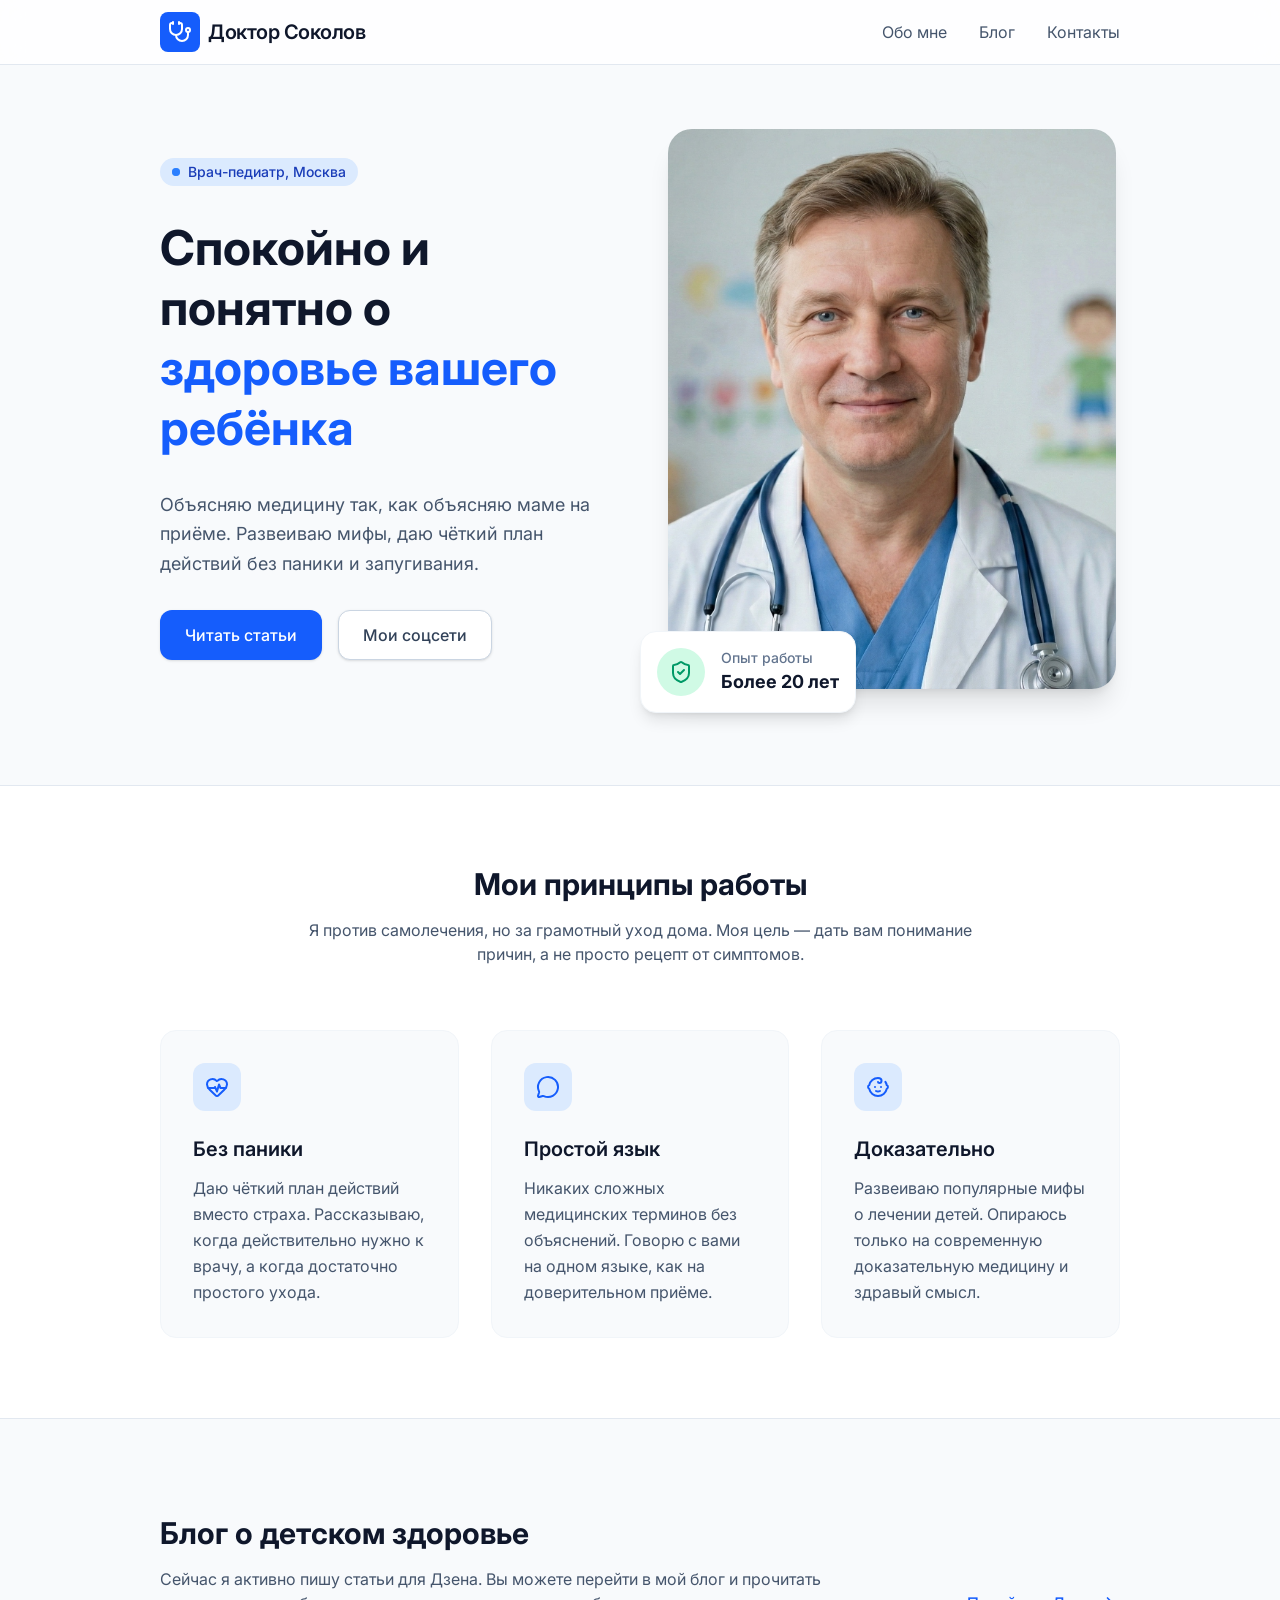
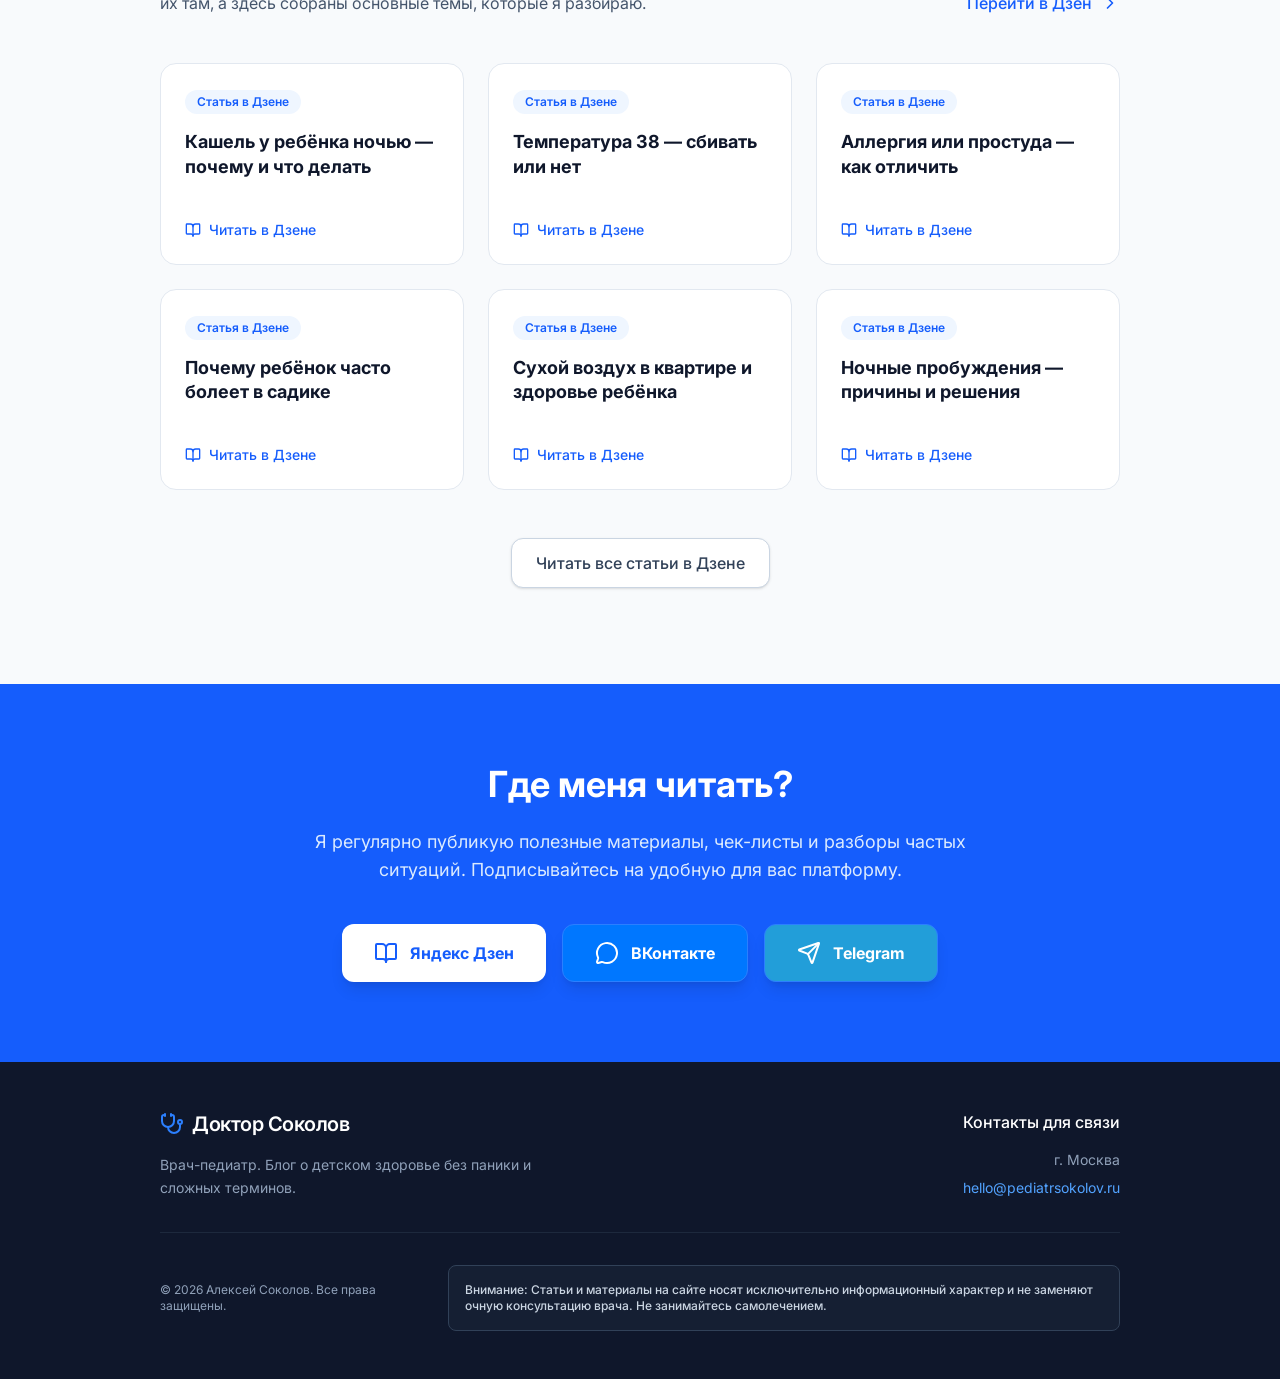
<file: index.html>
<!doctype html>
<html lang="en">
  <head>
    <meta charset="UTF-8" />
    <meta name="viewport" content="width=device-width, initial-scale=1.0" />
    <title>Доктор Соколов — Педиатр | pediatrsokolov.ru</title>
    <script type="module" crossorigin src="/assets/index-DYe__-vR.js"></script>
    <link rel="stylesheet" crossorigin href="/assets/index-IIOYRCz1.css">
  </head>
  <body>
    <div id="root"></div>
  </body>
</html>
</file>
<file: assets/index-IIOYRCz1.css>
@import"https://fonts.googleapis.com/css2?family=Inter:wght@300;400;500;600;700&display=swap";/*! tailwindcss v4.2.2 | MIT License | https://tailwindcss.com */@layer properties{@supports (((-webkit-hyphens:none)) and (not (margin-trim:inline))) or ((-moz-orient:inline) and (not (color:rgb(from red r g b)))){*,:before,:after,::backdrop{--tw-scale-x:1;--tw-scale-y:1;--tw-scale-z:1;--tw-rotate-x:initial;--tw-rotate-y:initial;--tw-rotate-z:initial;--tw-skew-x:initial;--tw-skew-y:initial;--tw-space-y-reverse:0;--tw-space-x-reverse:0;--tw-border-style:solid;--tw-gradient-position:initial;--tw-gradient-from:#0000;--tw-gradient-via:#0000;--tw-gradient-to:#0000;--tw-gradient-stops:initial;--tw-gradient-via-stops:initial;--tw-gradient-from-position:0%;--tw-gradient-via-position:50%;--tw-gradient-to-position:100%;--tw-leading:initial;--tw-font-weight:initial;--tw-tracking:initial;--tw-shadow:0 0 #0000;--tw-shadow-color:initial;--tw-shadow-alpha:100%;--tw-inset-shadow:0 0 #0000;--tw-inset-shadow-color:initial;--tw-inset-shadow-alpha:100%;--tw-ring-color:initial;--tw-ring-shadow:0 0 #0000;--tw-inset-ring-color:initial;--tw-inset-ring-shadow:0 0 #0000;--tw-ring-inset:initial;--tw-ring-offset-width:0px;--tw-ring-offset-color:#fff;--tw-ring-offset-shadow:0 0 #0000;--tw-backdrop-blur:initial;--tw-backdrop-brightness:initial;--tw-backdrop-contrast:initial;--tw-backdrop-grayscale:initial;--tw-backdrop-hue-rotate:initial;--tw-backdrop-invert:initial;--tw-backdrop-opacity:initial;--tw-backdrop-saturate:initial;--tw-backdrop-sepia:initial}}}@layer theme{:root,:host{--font-sans:"Inter", ui-sans-serif, system-ui, sans-serif;--font-mono:ui-monospace, SFMono-Regular, Menlo, Monaco, Consolas, "Liberation Mono", "Courier New", monospace;--color-emerald-100:oklch(95% .052 163.051);--color-emerald-600:oklch(59.6% .145 163.225);--color-blue-50:oklch(97% .014 254.604);--color-blue-100:oklch(93.2% .032 255.585);--color-blue-200:oklch(88.2% .059 254.128);--color-blue-300:oklch(80.9% .105 251.813);--color-blue-400:oklch(70.7% .165 254.624);--color-blue-500:oklch(62.3% .214 259.815);--color-blue-600:oklch(54.6% .245 262.881);--color-blue-700:oklch(48.8% .243 264.376);--color-blue-800:oklch(42.4% .199 265.638);--color-slate-50:oklch(98.4% .003 247.858);--color-slate-100:oklch(96.8% .007 247.896);--color-slate-200:oklch(92.9% .013 255.508);--color-slate-300:oklch(86.9% .022 252.894);--color-slate-400:oklch(70.4% .04 256.788);--color-slate-500:oklch(55.4% .046 257.417);--color-slate-600:oklch(44.6% .043 257.281);--color-slate-700:oklch(37.2% .044 257.287);--color-slate-800:oklch(27.9% .041 260.031);--color-slate-900:oklch(20.8% .042 265.755);--color-white:#fff;--spacing:.25rem;--container-sm:24rem;--container-md:28rem;--container-lg:32rem;--container-2xl:42rem;--container-4xl:56rem;--container-5xl:64rem;--text-xs:.75rem;--text-xs--line-height:calc(1 / .75);--text-sm:.875rem;--text-sm--line-height:calc(1.25 / .875);--text-base:1rem;--text-base--line-height: 1.5 ;--text-lg:1.125rem;--text-lg--line-height:calc(1.75 / 1.125);--text-xl:1.25rem;--text-xl--line-height:calc(1.75 / 1.25);--text-3xl:1.875rem;--text-3xl--line-height: 1.2 ;--text-4xl:2.25rem;--text-4xl--line-height:calc(2.5 / 2.25);--text-5xl:3rem;--text-5xl--line-height:1;--font-weight-medium:500;--font-weight-semibold:600;--font-weight-bold:700;--tracking-tight:-.025em;--leading-tight:1.25;--leading-snug:1.375;--leading-relaxed:1.625;--radius-lg:.5rem;--radius-xl:.75rem;--radius-2xl:1rem;--radius-3xl:1.5rem;--animate-ping:ping 1s cubic-bezier(0, 0, .2, 1) infinite;--blur-md:12px;--default-transition-duration:.15s;--default-transition-timing-function:cubic-bezier(.4, 0, .2, 1);--default-font-family:var(--font-sans);--default-mono-font-family:var(--font-mono)}}@layer base{*,:after,:before,::backdrop{box-sizing:border-box;border:0 solid;margin:0;padding:0}::file-selector-button{box-sizing:border-box;border:0 solid;margin:0;padding:0}html,:host{-webkit-text-size-adjust:100%;-moz-tab-size:4;tab-size:4;line-height:1.5;font-family:var(--default-font-family,ui-sans-serif, system-ui, sans-serif, "Apple Color Emoji", "Segoe UI Emoji", "Segoe UI Symbol", "Noto Color Emoji");font-feature-settings:var(--default-font-feature-settings,normal);font-variation-settings:var(--default-font-variation-settings,normal);-webkit-tap-highlight-color:transparent}hr{height:0;color:inherit;border-top-width:1px}abbr:where([title]){-webkit-text-decoration:underline dotted;text-decoration:underline dotted}h1,h2,h3,h4,h5,h6{font-size:inherit;font-weight:inherit}a{color:inherit;-webkit-text-decoration:inherit;text-decoration:inherit}b,strong{font-weight:bolder}code,kbd,samp,pre{font-family:var(--default-mono-font-family,ui-monospace, SFMono-Regular, Menlo, Monaco, Consolas, "Liberation Mono", "Courier New", monospace);font-feature-settings:var(--default-mono-font-feature-settings,normal);font-variation-settings:var(--default-mono-font-variation-settings,normal);font-size:1em}small{font-size:80%}sub,sup{vertical-align:baseline;font-size:75%;line-height:0;position:relative}sub{bottom:-.25em}sup{top:-.5em}table{text-indent:0;border-color:inherit;border-collapse:collapse}:-moz-focusring{outline:auto}progress{vertical-align:baseline}summary{display:list-item}ol,ul,menu{list-style:none}img,svg,video,canvas,audio,iframe,embed,object{vertical-align:middle;display:block}img,video{max-width:100%;height:auto}button,input,select,optgroup,textarea{font:inherit;font-feature-settings:inherit;font-variation-settings:inherit;letter-spacing:inherit;color:inherit;opacity:1;background-color:#0000;border-radius:0}::file-selector-button{font:inherit;font-feature-settings:inherit;font-variation-settings:inherit;letter-spacing:inherit;color:inherit;opacity:1;background-color:#0000;border-radius:0}:where(select:is([multiple],[size])) optgroup{font-weight:bolder}:where(select:is([multiple],[size])) optgroup option{padding-inline-start:20px}::file-selector-button{margin-inline-end:4px}::placeholder{opacity:1}@supports (not ((-webkit-appearance:-apple-pay-button))) or (contain-intrinsic-size:1px){::placeholder{color:currentColor}@supports (color:color-mix(in lab,red,red)){::placeholder{color:color-mix(in oklab,currentcolor 50%,transparent)}}}textarea{resize:vertical}::-webkit-search-decoration{-webkit-appearance:none}::-webkit-date-and-time-value{min-height:1lh;text-align:inherit}::-webkit-datetime-edit{display:inline-flex}::-webkit-datetime-edit-fields-wrapper{padding:0}::-webkit-datetime-edit{padding-block:0}::-webkit-datetime-edit-year-field{padding-block:0}::-webkit-datetime-edit-month-field{padding-block:0}::-webkit-datetime-edit-day-field{padding-block:0}::-webkit-datetime-edit-hour-field{padding-block:0}::-webkit-datetime-edit-minute-field{padding-block:0}::-webkit-datetime-edit-second-field{padding-block:0}::-webkit-datetime-edit-millisecond-field{padding-block:0}::-webkit-datetime-edit-meridiem-field{padding-block:0}::-webkit-calendar-picker-indicator{line-height:1}:-moz-ui-invalid{box-shadow:none}button,input:where([type=button],[type=reset],[type=submit]){-webkit-appearance:button;-moz-appearance:button;appearance:button}::file-selector-button{-webkit-appearance:button;-moz-appearance:button;appearance:button}::-webkit-inner-spin-button{height:auto}::-webkit-outer-spin-button{height:auto}[hidden]:where(:not([hidden=until-found])){display:none!important}}@layer components;@layer utilities{.absolute{position:absolute}.relative{position:relative}.sticky{position:sticky}.inset-0{inset:calc(var(--spacing) * 0)}.top-0{top:calc(var(--spacing) * 0)}.-bottom-6{bottom:calc(var(--spacing) * -6)}.-left-6{left:calc(var(--spacing) * -6)}.-z-10{z-index:-10}.z-50{z-index:50}.mx-auto{margin-inline:auto}.mt-12{margin-top:calc(var(--spacing) * 12)}.mt-auto{margin-top:auto}.mr-2{margin-right:calc(var(--spacing) * 2)}.mb-2{margin-bottom:calc(var(--spacing) * 2)}.mb-3{margin-bottom:calc(var(--spacing) * 3)}.mb-4{margin-bottom:calc(var(--spacing) * 4)}.mb-6{margin-bottom:calc(var(--spacing) * 6)}.mb-8{margin-bottom:calc(var(--spacing) * 8)}.mb-10{margin-bottom:calc(var(--spacing) * 10)}.mb-12{margin-bottom:calc(var(--spacing) * 12)}.mb-16{margin-bottom:calc(var(--spacing) * 16)}.block{display:block}.flex{display:flex}.grid{display:grid}.hidden{display:none}.inline-block{display:inline-block}.inline-flex{display:inline-flex}.aspect-\[4\/5\]{aspect-ratio:4/5}.h-2{height:calc(var(--spacing) * 2)}.h-12{height:calc(var(--spacing) * 12)}.h-16{height:calc(var(--spacing) * 16)}.h-full{height:100%}.min-h-screen{min-height:100vh}.w-2{width:calc(var(--spacing) * 2)}.w-12{width:calc(var(--spacing) * 12)}.w-full{width:100%}.max-w-2xl{max-width:var(--container-2xl)}.max-w-4xl{max-width:var(--container-4xl)}.max-w-5xl{max-width:var(--container-5xl)}.max-w-lg{max-width:var(--container-lg)}.max-w-md{max-width:var(--container-md)}.max-w-sm{max-width:var(--container-sm)}.scale-105{--tw-scale-x:105%;--tw-scale-y:105%;--tw-scale-z:105%;scale:var(--tw-scale-x) var(--tw-scale-y)}.rotate-3{rotate:3deg}.transform{transform:var(--tw-rotate-x,) var(--tw-rotate-y,) var(--tw-rotate-z,) var(--tw-skew-x,) var(--tw-skew-y,)}.animate-ping{animation:var(--animate-ping)}.cursor-pointer{cursor:pointer}.flex-col{flex-direction:column}.flex-wrap{flex-wrap:wrap}.items-center{align-items:center}.justify-between{justify-content:space-between}.justify-center{justify-content:center}.gap-2{gap:calc(var(--spacing) * 2)}.gap-3{gap:calc(var(--spacing) * 3)}.gap-4{gap:calc(var(--spacing) * 4)}.gap-6{gap:calc(var(--spacing) * 6)}.gap-8{gap:calc(var(--spacing) * 8)}.gap-12{gap:calc(var(--spacing) * 12)}:where(.space-y-8>:not(:last-child)){--tw-space-y-reverse:0;margin-block-start:calc(calc(var(--spacing) * 8) * var(--tw-space-y-reverse));margin-block-end:calc(calc(var(--spacing) * 8) * calc(1 - var(--tw-space-y-reverse)))}:where(.space-x-8>:not(:last-child)){--tw-space-x-reverse:0;margin-inline-start:calc(calc(var(--spacing) * 8) * var(--tw-space-x-reverse));margin-inline-end:calc(calc(var(--spacing) * 8) * calc(1 - var(--tw-space-x-reverse)))}.overflow-hidden{overflow:hidden}.rounded-2xl{border-radius:var(--radius-2xl)}.rounded-3xl{border-radius:var(--radius-3xl)}.rounded-full{border-radius:3.40282e38px}.rounded-lg{border-radius:var(--radius-lg)}.rounded-xl{border-radius:var(--radius-xl)}.border{border-style:var(--tw-border-style);border-width:1px}.border-y{border-block-style:var(--tw-border-style);border-block-width:1px}.border-b{border-bottom-style:var(--tw-border-style);border-bottom-width:1px}.border-blue-500{border-color:var(--color-blue-500)}.border-slate-100{border-color:var(--color-slate-100)}.border-slate-200{border-color:var(--color-slate-200)}.border-slate-300{border-color:var(--color-slate-300)}.border-slate-700{border-color:var(--color-slate-700)}.border-slate-800{border-color:var(--color-slate-800)}.border-transparent{border-color:#0000}.bg-\[\#0077FF\]{background-color:#07f}.bg-\[\#229ED9\]{background-color:#229ed9}.bg-blue-50{background-color:var(--color-blue-50)}.bg-blue-100{background-color:var(--color-blue-100)}.bg-blue-400{background-color:var(--color-blue-400)}.bg-blue-500{background-color:var(--color-blue-500)}.bg-blue-600{background-color:var(--color-blue-600)}.bg-emerald-100{background-color:var(--color-emerald-100)}.bg-slate-50{background-color:var(--color-slate-50)}.bg-slate-800\/50{background-color:#1d293d80}@supports (color:color-mix(in lab,red,red)){.bg-slate-800\/50{background-color:color-mix(in oklab,var(--color-slate-800) 50%,transparent)}}.bg-slate-900{background-color:var(--color-slate-900)}.bg-white{background-color:var(--color-white)}.bg-white\/80{background-color:#fffc}@supports (color:color-mix(in lab,red,red)){.bg-white\/80{background-color:color-mix(in oklab,var(--color-white) 80%,transparent)}}.bg-gradient-to-tr{--tw-gradient-position:to top right in oklab;background-image:linear-gradient(var(--tw-gradient-stops))}.from-blue-100{--tw-gradient-from:var(--color-blue-100);--tw-gradient-stops:var(--tw-gradient-via-stops,var(--tw-gradient-position), var(--tw-gradient-from) var(--tw-gradient-from-position), var(--tw-gradient-to) var(--tw-gradient-to-position))}.to-slate-50{--tw-gradient-to:var(--color-slate-50);--tw-gradient-stops:var(--tw-gradient-via-stops,var(--tw-gradient-position), var(--tw-gradient-from) var(--tw-gradient-from-position), var(--tw-gradient-to) var(--tw-gradient-to-position))}.object-cover{object-fit:cover}.p-2{padding:calc(var(--spacing) * 2)}.p-3{padding:calc(var(--spacing) * 3)}.p-4{padding:calc(var(--spacing) * 4)}.p-6{padding:calc(var(--spacing) * 6)}.p-8{padding:calc(var(--spacing) * 8)}.px-3{padding-inline:calc(var(--spacing) * 3)}.px-4{padding-inline:calc(var(--spacing) * 4)}.px-6{padding-inline:calc(var(--spacing) * 6)}.px-8{padding-inline:calc(var(--spacing) * 8)}.py-1{padding-block:calc(var(--spacing) * 1)}.py-3{padding-block:calc(var(--spacing) * 3)}.py-4{padding-block:calc(var(--spacing) * 4)}.py-12{padding-block:calc(var(--spacing) * 12)}.py-20{padding-block:calc(var(--spacing) * 20)}.py-24{padding-block:calc(var(--spacing) * 24)}.pt-6{padding-top:calc(var(--spacing) * 6)}.pt-16{padding-top:calc(var(--spacing) * 16)}.pb-8{padding-bottom:calc(var(--spacing) * 8)}.pb-24{padding-bottom:calc(var(--spacing) * 24)}.text-center{text-align:center}.font-sans{font-family:var(--font-sans)}.text-3xl{font-size:var(--text-3xl);line-height:var(--tw-leading,var(--text-3xl--line-height))}.text-4xl{font-size:var(--text-4xl);line-height:var(--tw-leading,var(--text-4xl--line-height))}.text-base{font-size:var(--text-base);line-height:var(--tw-leading,var(--text-base--line-height))}.text-lg{font-size:var(--text-lg);line-height:var(--tw-leading,var(--text-lg--line-height))}.text-sm{font-size:var(--text-sm);line-height:var(--tw-leading,var(--text-sm--line-height))}.text-xl{font-size:var(--text-xl);line-height:var(--tw-leading,var(--text-xl--line-height))}.text-xs{font-size:var(--text-xs);line-height:var(--tw-leading,var(--text-xs--line-height))}.leading-relaxed{--tw-leading:var(--leading-relaxed);line-height:var(--leading-relaxed)}.leading-snug{--tw-leading:var(--leading-snug);line-height:var(--leading-snug)}.leading-tight{--tw-leading:var(--leading-tight);line-height:var(--leading-tight)}.font-bold{--tw-font-weight:var(--font-weight-bold);font-weight:var(--font-weight-bold)}.font-medium{--tw-font-weight:var(--font-weight-medium);font-weight:var(--font-weight-medium)}.font-semibold{--tw-font-weight:var(--font-weight-semibold);font-weight:var(--font-weight-semibold)}.tracking-tight{--tw-tracking:var(--tracking-tight);letter-spacing:var(--tracking-tight)}.text-blue-100{color:var(--color-blue-100)}.text-blue-400{color:var(--color-blue-400)}.text-blue-500{color:var(--color-blue-500)}.text-blue-600{color:var(--color-blue-600)}.text-blue-800{color:var(--color-blue-800)}.text-emerald-600{color:var(--color-emerald-600)}.text-slate-300{color:var(--color-slate-300)}.text-slate-400{color:var(--color-slate-400)}.text-slate-500{color:var(--color-slate-500)}.text-slate-600{color:var(--color-slate-600)}.text-slate-700{color:var(--color-slate-700)}.text-slate-900{color:var(--color-slate-900)}.text-white{color:var(--color-white)}.opacity-75{opacity:.75}.shadow-lg{--tw-shadow:0 10px 15px -3px var(--tw-shadow-color,#0000001a), 0 4px 6px -4px var(--tw-shadow-color,#0000001a);box-shadow:var(--tw-inset-shadow),var(--tw-inset-ring-shadow),var(--tw-ring-offset-shadow),var(--tw-ring-shadow),var(--tw-shadow)}.shadow-sm{--tw-shadow:0 1px 3px 0 var(--tw-shadow-color,#0000001a), 0 1px 2px -1px var(--tw-shadow-color,#0000001a);box-shadow:var(--tw-inset-shadow),var(--tw-inset-ring-shadow),var(--tw-ring-offset-shadow),var(--tw-ring-shadow),var(--tw-shadow)}.shadow-xl{--tw-shadow:0 20px 25px -5px var(--tw-shadow-color,#0000001a), 0 8px 10px -6px var(--tw-shadow-color,#0000001a);box-shadow:var(--tw-inset-shadow),var(--tw-inset-ring-shadow),var(--tw-ring-offset-shadow),var(--tw-ring-shadow),var(--tw-shadow)}.backdrop-blur-md{--tw-backdrop-blur:blur(var(--blur-md));-webkit-backdrop-filter:var(--tw-backdrop-blur,) var(--tw-backdrop-brightness,) var(--tw-backdrop-contrast,) var(--tw-backdrop-grayscale,) var(--tw-backdrop-hue-rotate,) var(--tw-backdrop-invert,) var(--tw-backdrop-opacity,) var(--tw-backdrop-saturate,) var(--tw-backdrop-sepia,);backdrop-filter:var(--tw-backdrop-blur,) var(--tw-backdrop-brightness,) var(--tw-backdrop-contrast,) var(--tw-backdrop-grayscale,) var(--tw-backdrop-hue-rotate,) var(--tw-backdrop-invert,) var(--tw-backdrop-opacity,) var(--tw-backdrop-saturate,) var(--tw-backdrop-sepia,)}.transition-all{transition-property:all;transition-timing-function:var(--tw-ease,var(--default-transition-timing-function));transition-duration:var(--tw-duration,var(--default-transition-duration))}.transition-colors{transition-property:color,background-color,border-color,outline-color,text-decoration-color,fill,stroke,--tw-gradient-from,--tw-gradient-via,--tw-gradient-to;transition-timing-function:var(--tw-ease,var(--default-transition-timing-function));transition-duration:var(--tw-duration,var(--default-transition-duration))}.transition-opacity{transition-property:opacity;transition-timing-function:var(--tw-ease,var(--default-transition-timing-function));transition-duration:var(--tw-duration,var(--default-transition-duration))}@media(hover:hover){.group-hover\:text-blue-600:is(:where(.group):hover *){color:var(--color-blue-600)}}.selection\:bg-blue-200 ::selection{background-color:var(--color-blue-200)}.selection\:bg-blue-200::selection{background-color:var(--color-blue-200)}@media(hover:hover){.hover\:border-blue-300:hover{border-color:var(--color-blue-300)}.hover\:bg-\[\#1E8CC0\]:hover{background-color:#1e8cc0}.hover\:bg-\[\#0066CC\]:hover{background-color:#06c}.hover\:bg-blue-50:hover{background-color:var(--color-blue-50)}.hover\:bg-blue-700:hover{background-color:var(--color-blue-700)}.hover\:bg-slate-50:hover{background-color:var(--color-slate-50)}.hover\:text-blue-300:hover{color:var(--color-blue-300)}.hover\:text-blue-600:hover{color:var(--color-blue-600)}.hover\:text-blue-700:hover{color:var(--color-blue-700)}.hover\:opacity-80:hover{opacity:.8}.hover\:shadow-lg:hover{--tw-shadow:0 10px 15px -3px var(--tw-shadow-color,#0000001a), 0 4px 6px -4px var(--tw-shadow-color,#0000001a);box-shadow:var(--tw-inset-shadow),var(--tw-inset-ring-shadow),var(--tw-ring-offset-shadow),var(--tw-ring-shadow),var(--tw-shadow)}.hover\:shadow-md:hover{--tw-shadow:0 4px 6px -1px var(--tw-shadow-color,#0000001a), 0 2px 4px -2px var(--tw-shadow-color,#0000001a);box-shadow:var(--tw-inset-shadow),var(--tw-inset-ring-shadow),var(--tw-ring-offset-shadow),var(--tw-ring-shadow),var(--tw-shadow)}}@media(min-width:40rem){.sm\:flex-row{flex-direction:row}.sm\:px-6{padding-inline:calc(var(--spacing) * 6)}}@media(min-width:48rem){.md\:flex{display:flex}.md\:grid-cols-2{grid-template-columns:repeat(2,minmax(0,1fr))}.md\:grid-cols-3{grid-template-columns:repeat(3,minmax(0,1fr))}.md\:flex-row{flex-direction:row}.md\:items-end{align-items:flex-end}.md\:text-left{text-align:left}.md\:text-right{text-align:right}.md\:text-4xl{font-size:var(--text-4xl);line-height:var(--tw-leading,var(--text-4xl--line-height))}.md\:text-5xl{font-size:var(--text-5xl);line-height:var(--tw-leading,var(--text-5xl--line-height))}}@media(min-width:64rem){.lg\:grid-cols-3{grid-template-columns:repeat(3,minmax(0,1fr))}.lg\:px-8{padding-inline:calc(var(--spacing) * 8)}}}body{color:#0f172a;background-color:#f8fafc;font-family:Inter,sans-serif}@property --tw-scale-x{syntax:"*";inherits:false;initial-value:1}@property --tw-scale-y{syntax:"*";inherits:false;initial-value:1}@property --tw-scale-z{syntax:"*";inherits:false;initial-value:1}@property --tw-rotate-x{syntax:"*";inherits:false}@property --tw-rotate-y{syntax:"*";inherits:false}@property --tw-rotate-z{syntax:"*";inherits:false}@property --tw-skew-x{syntax:"*";inherits:false}@property --tw-skew-y{syntax:"*";inherits:false}@property --tw-space-y-reverse{syntax:"*";inherits:false;initial-value:0}@property --tw-space-x-reverse{syntax:"*";inherits:false;initial-value:0}@property --tw-border-style{syntax:"*";inherits:false;initial-value:solid}@property --tw-gradient-position{syntax:"*";inherits:false}@property --tw-gradient-from{syntax:"<color>";inherits:false;initial-value:#0000}@property --tw-gradient-via{syntax:"<color>";inherits:false;initial-value:#0000}@property --tw-gradient-to{syntax:"<color>";inherits:false;initial-value:#0000}@property --tw-gradient-stops{syntax:"*";inherits:false}@property --tw-gradient-via-stops{syntax:"*";inherits:false}@property --tw-gradient-from-position{syntax:"<length-percentage>";inherits:false;initial-value:0%}@property --tw-gradient-via-position{syntax:"<length-percentage>";inherits:false;initial-value:50%}@property --tw-gradient-to-position{syntax:"<length-percentage>";inherits:false;initial-value:100%}@property --tw-leading{syntax:"*";inherits:false}@property --tw-font-weight{syntax:"*";inherits:false}@property --tw-tracking{syntax:"*";inherits:false}@property --tw-shadow{syntax:"*";inherits:false;initial-value:0 0 #0000}@property --tw-shadow-color{syntax:"*";inherits:false}@property --tw-shadow-alpha{syntax:"<percentage>";inherits:false;initial-value:100%}@property --tw-inset-shadow{syntax:"*";inherits:false;initial-value:0 0 #0000}@property --tw-inset-shadow-color{syntax:"*";inherits:false}@property --tw-inset-shadow-alpha{syntax:"<percentage>";inherits:false;initial-value:100%}@property --tw-ring-color{syntax:"*";inherits:false}@property --tw-ring-shadow{syntax:"*";inherits:false;initial-value:0 0 #0000}@property --tw-inset-ring-color{syntax:"*";inherits:false}@property --tw-inset-ring-shadow{syntax:"*";inherits:false;initial-value:0 0 #0000}@property --tw-ring-inset{syntax:"*";inherits:false}@property --tw-ring-offset-width{syntax:"<length>";inherits:false;initial-value:0}@property --tw-ring-offset-color{syntax:"*";inherits:false;initial-value:#fff}@property --tw-ring-offset-shadow{syntax:"*";inherits:false;initial-value:0 0 #0000}@property --tw-backdrop-blur{syntax:"*";inherits:false}@property --tw-backdrop-brightness{syntax:"*";inherits:false}@property --tw-backdrop-contrast{syntax:"*";inherits:false}@property --tw-backdrop-grayscale{syntax:"*";inherits:false}@property --tw-backdrop-hue-rotate{syntax:"*";inherits:false}@property --tw-backdrop-invert{syntax:"*";inherits:false}@property --tw-backdrop-opacity{syntax:"*";inherits:false}@property --tw-backdrop-saturate{syntax:"*";inherits:false}@property --tw-backdrop-sepia{syntax:"*";inherits:false}@keyframes ping{75%,to{opacity:0;transform:scale(2)}}
</file>
